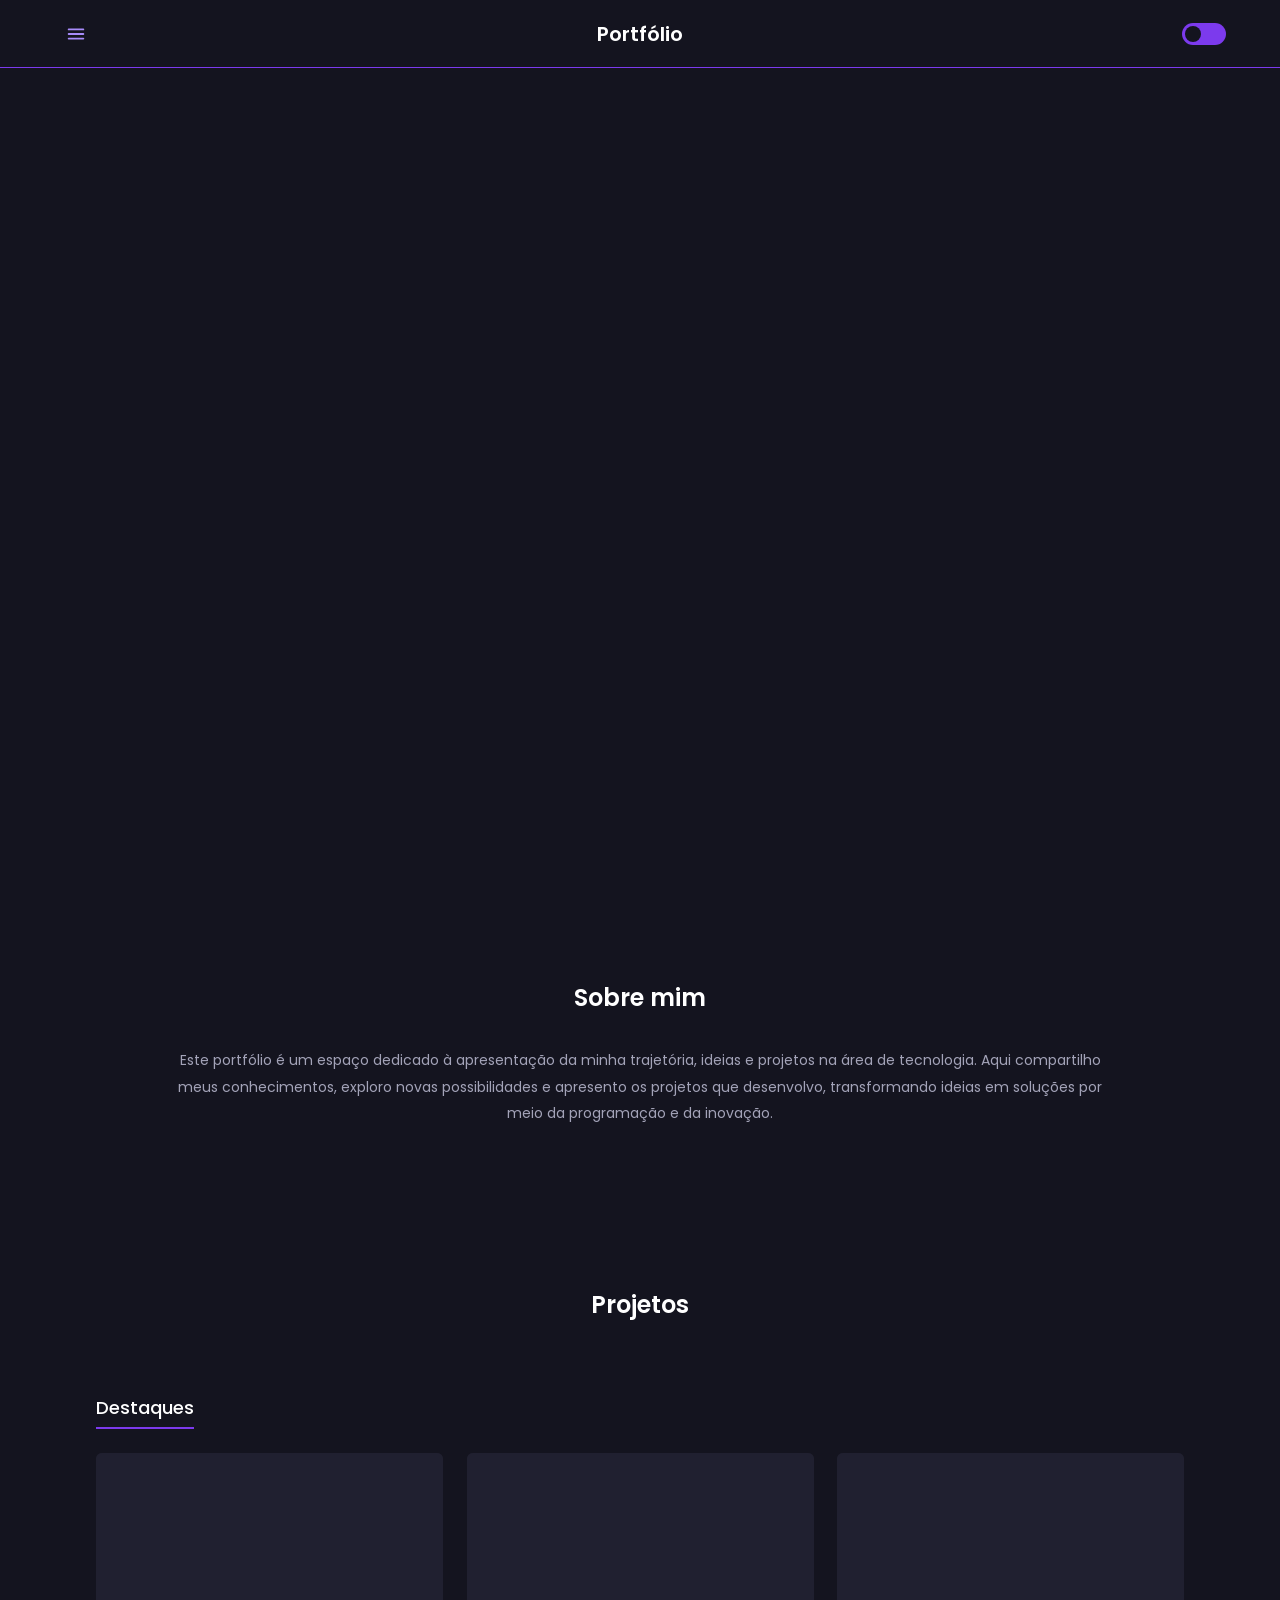
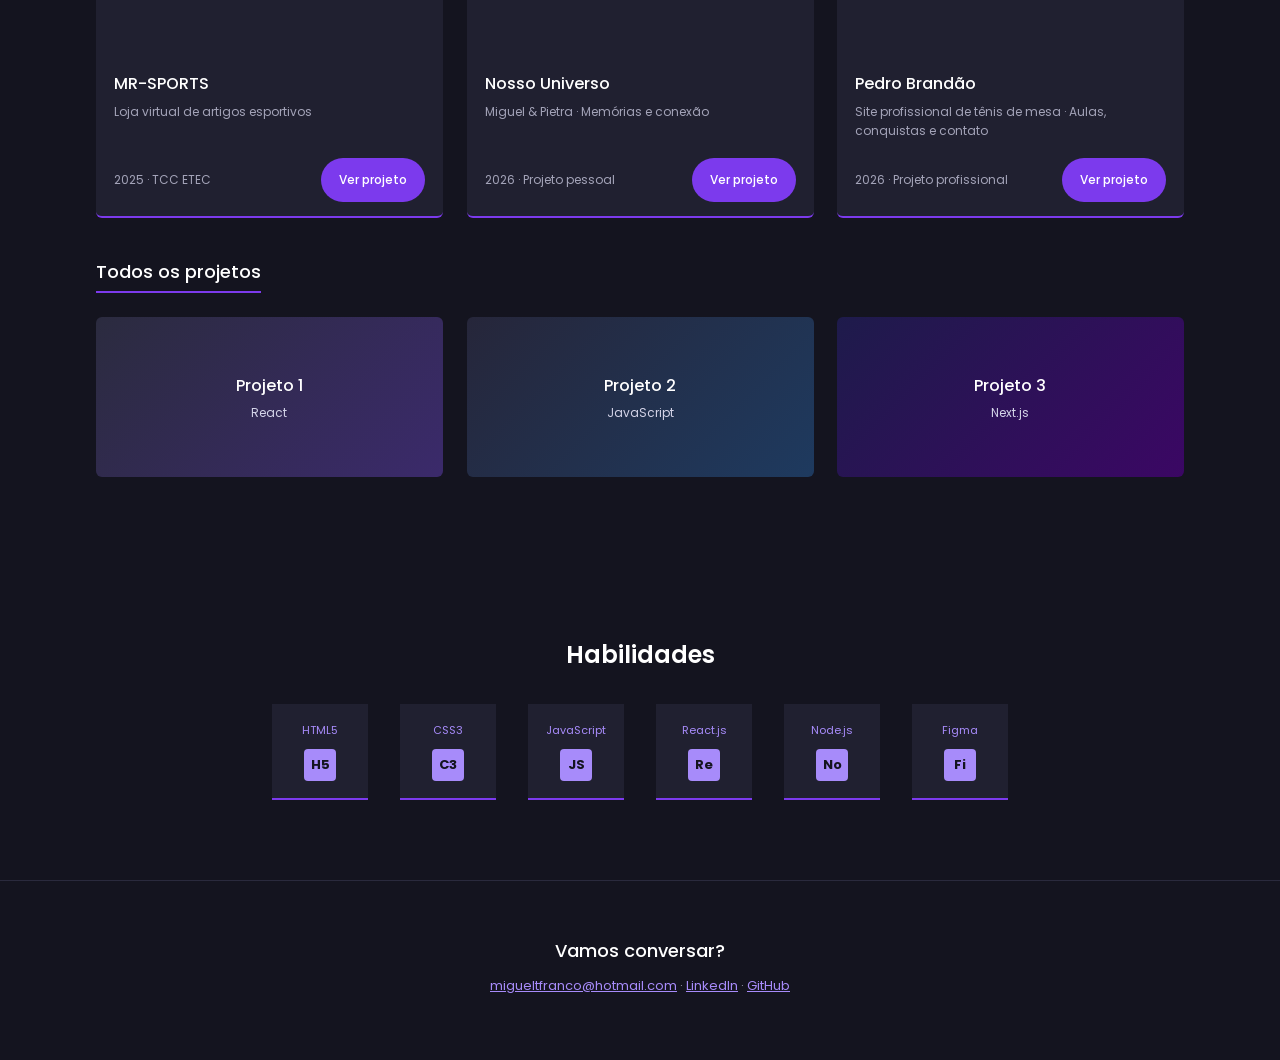
<file: index.html>
<!doctype html>
<html lang="pt-BR">
  <head>
    <meta charset="UTF-8" />
    <meta name="viewport" content="width=device-width, initial-scale=1.0" />

    <!-- ============================================================
       [1] TÍTULO DA ABA DO NAVEGADOR E DESCRIÇÃO (aparece no Google)
       ============================================================ -->
    <title>Portfólio | Miguel Teixeira</title>
    <meta
      name="description"
      content="Portfólio de Miguel Teixeira, desenvolvedor de software."
    />

    <link rel="preconnect" href="https://fonts.googleapis.com" />
    <link rel="preconnect" href="https://fonts.gstatic.com" crossorigin />
    <link
      href="https://fonts.googleapis.com/css2?family=Poppins:wght@400;500;600&display=swap"
      rel="stylesheet"
    />

    <!-- Marca o <html> com "js" ANTES de pintar a página; o CSS só esconde
       os elementos da animação se o JavaScript estiver funcionando. -->
    <script>
      document.documentElement.classList.add("js");
    </script>

    <link rel="stylesheet" href="css/style.css" />
      <meta property="og:type" content="website" />
    <meta property="og:locale" content="pt_BR" />
    <meta property="og:title" content="Miguel Teixeira | Portfólio" />
    <meta property="og:description" content="Conheça minha trajetória na tecnologia, habilidades e projetos de desenvolvimento de software." />
    <meta property="og:url" content="https://portifoliomiguel17.vercel.app/" />
    <meta property="og:image" content="https://portifoliomiguel17.vercel.app/assets/portfolio-social.jpg" />
    <meta property="og:image:width" content="1200" />
    <meta property="og:image:height" content="627" />
    <meta property="og:image:alt" content="Prévia do portfólio de Miguel Teixeira" />
    <meta name="twitter:card" content="summary_large_image" />
    <meta name="twitter:title" content="Miguel Teixeira | Portfólio" />
    <meta name="twitter:image" content="https://portifoliomiguel17.vercel.app/assets/portfolio-social.jpg" />
      <link rel="preload" as="image" href="assets/miguel-embaixadinhas.png" />
    <link rel="stylesheet" href="css/intro.css" />
    <script src="js/intro.js" defer></script>
      <script src="js/project-previews.js" defer></script>
      <link rel="stylesheet" href="css/hero-typing.css" />
    <script src="js/hero-typing.js" defer></script>
      <link rel="stylesheet" href="css/button-hover.css" />
      <link rel="stylesheet" href="css/mouse-accent.css" />
    <script src="js/mouse-accent.js" defer></script>
  </head>
  <body>
    <div class="intro-loader" id="introLoader" aria-label="Carregamento do portfólio">
<div class="intro-loader__inner"><div class="intro-loader__logo">&lt;Miguel /&gt;</div><div class="intro-loader__avatar" role="img" aria-label="Miguel fazendo embaixadinhas alternando as pernas"></div><h2>Só mais uma embaixadinha...</h2><div class="intro-loader__track" role="progressbar" aria-label="Carregando portfólio" aria-valuemin="0" aria-valuemax="100" aria-valuenow="0"><div class="intro-loader__fill"></div></div><p class="intro-loader__status">Carregando meu portfólio</p><button class="intro-loader__skip" type="button">Entrar no portfólio →</button></div></div>
    <!-- Barra roxa de progresso de rolagem (controlada pelo js/script.js) -->
    <div class="progresso" id="progresso" aria-hidden="true"></div>

    <!-- ============================================================
       CABEÇALHO
       ============================================================ -->
    <header class="cabecalho" id="cabecalho">
      <button
        class="cabecalho__btn"
        id="btnMenu"
        aria-label="Abrir menu"
        aria-expanded="false"
      >
        <svg
          width="22"
          height="22"
          viewBox="0 0 24 24"
          fill="none"
          stroke="currentColor"
          stroke-width="2"
          stroke-linecap="round"
          aria-hidden="true"
        >
          <path d="M4 7h16M4 12h16M4 17h16" />
        </svg>
      </button>

      <a class="cabecalho__titulo" href="#inicio">Portfólio</a>

      <button
        class="cabecalho__btn"
        id="btnTema"
        aria-label="Alternar tema claro e escuro"
      >
        <span class="toggle"><span class="toggle__bolinha"></span></span>
      </button>
    </header>

    <!-- Menu lateral (abre ao clicar nas 3 linhas) -->
    <nav class="menu" id="menu" aria-label="Navegação principal">
      <a href="#inicio">Início</a>
      <a href="#sobre">Sobre mim</a>
      <a href="#projetos">Projetos</a>
      <a href="#habilidades">Habilidades</a>
      <a href="#contato">Contato</a>
    </nav>
    <div class="menu__fundo" id="menuFundo"></div>

    <main>
      <!-- ============================================================
         SEÇÃO 1: APRESENTAÇÃO (HERO)
         ============================================================ -->
      <section class="hero" id="inicio">
        <div class="hero__texto">
          <p class="hero__linha" data-reveal="left">Olá, eu sou o</p>

          <!-- [2] >>> SEU NOME AQUI <<< -->
          <p class="hero__nome" data-reveal="left">Miguel Teixeira :)</p>

          <!-- [3] >>> SEU CARGO / TECNOLOGIAS AQUI <<< -->
          <p class="hero__cargo" data-reveal="left">
            Atualmente estou estudando Desenvolvimento de Software
            Multiplataforma <br />
            Estou com foco em Análise e Banco de Dados
          </p>

          <div class="hero__botoes" data-reveal="left">
            <!-- [4] Coloque seu currículo em assets/curriculo.pdf -->
            <a class="btn btn--cheio" href="/Currículo  (1).pdf" download
              >Download Currículo</a
            >
            <a class="btn btn--vazado" href="#contato">Entrar em contato</a>
          </div>
        </div>

        <!-- [5] SUA FOTO (fixa)
             O arquivo fica em Foto Portifolio.jpeg. Para trocar a foto,
             substitua esse arquivo mantendo o mesmo nome. -->
        <div class="hero__foto" data-reveal="right">
          <div class="foto">
            <img
              class="foto__img"
              src="Foto%20Portifolio.jpeg"
              alt="Foto de Miguel"
            />
          </div>
        </div>
      </section>

      <!-- ============================================================
         SEÇÃO 2: SOBRE MIM
         ============================================================ -->
      <section class="secao" id="sobre">
        <h2 class="secao__titulo" data-reveal="up">Sobre mim</h2>

        <!-- [6] >>> SEU TEXTO "SOBRE MIM" AQUI <<< -->
        <p class="sobre__texto" data-reveal="up">
          Este portfólio é um espaço dedicado à apresentação da minha
          trajetória, ideias e projetos na área de tecnologia. Aqui compartilho
          meus conhecimentos, exploro novas possibilidades e apresento os
          projetos que desenvolvo, transformando ideias em soluções por meio da
          programação e da inovação.
        </p>
      </section>

      <!-- ============================================================
         SEÇÃO 3: PROJETOS
         Para adicionar um projeto, copie um bloco <article class="card"> inteiro.
         ============================================================ -->
      <section class="secao" id="projetos">
        <h2 class="secao__titulo" data-reveal="up">Projetos</h2>

        <!-- [7] DESTAQUES -->
        <h3 class="subtitulo" data-reveal="up">Destaques</h3>
        <div class="grade" data-stagger>
          <article class="card card--destaque" data-reveal="up">
            <a class="card__preview" href="https://mr-sports-iota.vercel.app/" target="_blank" rel="noopener noreferrer" aria-label="Abrir MR-SPORTS"><iframe src="assets/previews/mr-sports.html" title="Prévia visual de MR-SPORTS" loading="lazy" sandbox="" tabindex="-1" aria-hidden="true"></iframe></a>
            <div class="card__info"><h4>MR-SPORTS</h4><p>Loja virtual de artigos esportivos</p></div>
            <div class="card__rodape">
              <span>2025 · TCC ETEC</span>
              <a class="btn btn--cheio btn--pequeno" href="https://mr-sports-iota.vercel.app/" target="_blank" rel="noopener noreferrer">Ver projeto</a>
            </div>
          </article>

          <article class="card card--destaque" data-reveal="up">
            <a class="card__preview" href="https://miguel-e-pietra.vercel.app/" target="_blank" rel="noopener noreferrer" aria-label="Abrir Nosso Universo"><iframe src="assets/previews/nosso-universo.html" title="Prévia visual de Nosso Universo" loading="lazy" sandbox="" tabindex="-1" aria-hidden="true"></iframe></a>
            <div class="card__info"><h4>Nosso Universo</h4><p>Miguel &amp; Pietra · Memórias e conexão</p></div>
            <div class="card__rodape">
              <span>2026 · Projeto pessoal</span>
              <a class="btn btn--cheio btn--pequeno" href="https://miguel-e-pietra.vercel.app/" target="_blank" rel="noopener noreferrer">Ver projeto</a>
            </div>
          </article>

          <article class="card card--destaque" data-reveal="up">
            <a class="card__preview" href="https://pbrandao06.vercel.app/" target="_blank" rel="noopener noreferrer" aria-label="Abrir site de Pedro Brandão"><iframe src="assets/previews/pedro-brandao.html" title="Prévia visual do site de Pedro Brandão" loading="lazy" sandbox="" tabindex="-1" aria-hidden="true"></iframe></a>
            <div class="card__info"><h4>Pedro Brandão</h4><p>Site profissional de tênis de mesa · Aulas, conquistas e contato</p></div>
            <div class="card__rodape">
              <span>2026 · Projeto profissional</span>
              <a class="btn btn--cheio btn--pequeno" href="https://pbrandao06.vercel.app/" target="_blank" rel="noopener noreferrer">Ver projeto</a>
            </div>
          </article>
        </div>

        <!-- [8] TODOS OS PROJETOS -->
        <h3 class="subtitulo" data-reveal="up">Todos os projetos</h3>
        <div class="grade" data-stagger>
          <article class="card" data-reveal="up">
            <div class="card__capa card__capa--4 card__capa--baixa">
              <h4>Projeto 1</h4>
              <p>React</p>
            </div>
          </article>
          <article class="card" data-reveal="up">
            <div class="card__capa card__capa--5 card__capa--baixa">
              <h4>Projeto 2</h4>
              <p>JavaScript</p>
            </div>
          </article>
          <article class="card" data-reveal="up">
            <div class="card__capa card__capa--1 card__capa--baixa">
              <h4>Projeto 3</h4>
              <p>Next.js</p>
            </div>
          </article>
        </div>
      </section>

      <!-- ============================================================
         SEÇÃO 4: HABILIDADES
         Para adicionar uma: copie uma linha <li class="skill"> inteira.
         ============================================================ -->
      <section class="secao" id="habilidades">
        <h2 class="secao__titulo" data-reveal="up">Habilidades</h2>

        <ul class="skills" data-stagger>
          <li class="skill" data-reveal="zoom"><span>HTML5</span><b>H5</b></li>
          <li class="skill" data-reveal="zoom"><span>CSS3</span><b>C3</b></li>
          <li class="skill" data-reveal="zoom">
            <span>JavaScript</span><b>JS</b>
          </li>
          <li class="skill" data-reveal="zoom">
            <span>React.js</span><b>Re</b>
          </li>
          <li class="skill" data-reveal="zoom">
            <span>Node.js</span><b>No</b>
          </li>
          <li class="skill" data-reveal="zoom"><span>Figma</span><b>Fi</b></li>
        </ul>
      </section>
    </main>

    <!-- ============================================================
       RODAPÉ / CONTATO
       ============================================================ -->

    <footer class="rodape" id="contato">
      <h2>Vamos conversar?</h2>
      <!-- [9] >>> SEUS LINKS DE CONTATO AQUI <<< -->
      <p>
        <a href="mailto:migueltfranco@hotmail.com">migueltfranco@hotmail.com</a>
        ·
        <a
          href="https://www.linkedin.com/in/miguel-franco-708988295"
          target="_blank"
          rel="noopener"
          >LinkedIn</a
        >
        ·
        <a href="https://github.com/Miguel170307" target="_blank" rel="noopener"
          >GitHub</a
        >
      </p>
    </footer>

    <script src="js/script.js"></script>
  </body>
</html>
</file>
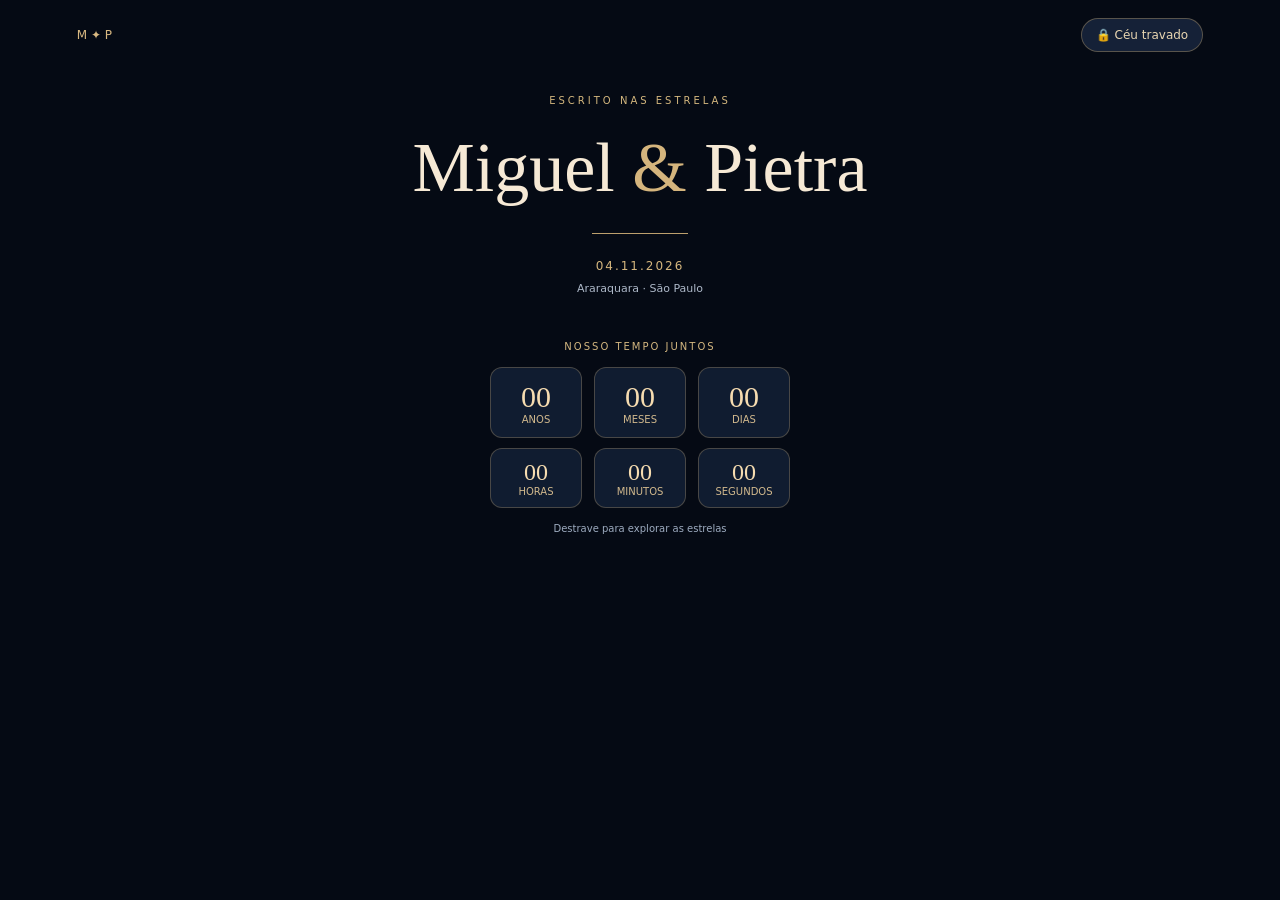
<file: assets/previews/nosso-universo.html>
<!doctype html>
<html lang="pt-BR"><head><meta charset="utf-8"><meta name="viewport" content="width=device-width,initial-scale=1"><title>Miguel & Pietra</title>
<base href="https://miguel-e-pietra.vercel.app/"><style>*{box-sizing:border-box}body{margin:0;background:#080e1b;color:#f6e9d5;font-family:Georgia,serif}button{cursor:pointer}.hero{height:560px;position:relative;overflow:hidden;background:radial-gradient(ellipse at 50% 35%,#233c5c,#0b192f 58%,#050a14)}canvas{position:absolute;inset:0;width:100%;height:100%;touch-action:pan-y}.top{position:absolute;top:18px;left:6%;right:6%;display:flex;justify-content:space-between;align-items:center;color:#d9b982;font:12px system-ui}.btn{border:1px solid #bda06c66;background:#192740cc;color:#e9d6b1;border-radius:22px;padding:9px 14px;font:12px system-ui}.center{position:absolute;top:19%;left:10px;right:10px;text-align:center;pointer-events:none}.eyebrow{font:10px system-ui;letter-spacing:3px;color:#d4b77e}h1{font-size:clamp(37px,8vw,70px);font-weight:400;margin:22px 0 12px}h1 span{color:#d5b57d}.subtitle{font-style:italic;color:#e0cdb3;font-size:14px}.line{width:96px;height:1px;background:#bda06d;margin:25px auto}.date{font:12px system-ui;letter-spacing:2px;color:#d5b67e}.place{font:11px system-ui;color:#aeb9c9;margin-top:9px}.counter{position:absolute;bottom:36px;left:12px;right:12px;text-align:center;pointer-events:none}.counter-title{font:10px system-ui;letter-spacing:2px;color:#d4b780;margin-bottom:13px}.units{display:flex;justify-content:center;gap:12px}.unit{width:92px;padding:12px 7px;border:1px solid #d2b27c4a;background:#15243bbb;border-radius:12px}.number{font-size:30px;color:#f6dcb0}.unit-label{font:10px system-ui;color:#d2b98d}.hint{font:10px system-ui;color:#9eacc0;margin-top:15px}.zoom{position:absolute;right:12px;top:50%;display:none;flex-direction:column;gap:7px}.chapters{max-width:740px;margin:auto;padding:28px 16px 34px}.chapters>.eyebrow{text-align:center}.nav{display:flex;align-items:center;justify-content:center;gap:14px;margin:20px 0}.nav h2{font-size:clamp(21px,5vw,29px);font-weight:400;min-width:185px;text-align:center;margin:0}.panel{background:#172238;border:1px solid #bda16c33;border-radius:15px;padding:16px;min-height:325px}.slide{display:none;animation:fade .4s ease}.slide.active{display:block}@keyframes fade{from{opacity:.3}to{opacity:1}}.gallery{position:relative;max-width:440px;height:245px;margin:auto;border-radius:12px;border:1px solid #d1af7655;background:radial-gradient(circle at center,#243957,#101c30);display:flex;align-items:center;justify-content:center;overflow:hidden;text-align:center}.gallery-content{transition:opacity .7s; padding:20px}.gallery-content.fade{opacity:0}.heart{font-size:38px;color:#d5b57d;margin-bottom:18px}.gallery p{font-style:italic;color:#e7d2af}.photo-nav{position:absolute;top:50%;transform:translateY(-50%);background:#07101e88;border:1px solid #d9ba8066;border-radius:50%;width:34px;height:34px;color:white}.left{left:8px}.right{right:8px}.dots{display:flex;justify-content:center;gap:8px;margin:16px 0}.dots button{border:0;border-radius:20px;width:8px;height:8px;padding:0;background:#687285}.dots button.active{width:21px;background:#dfc08b}.caption{text-align:center;font-size:13px;font-style:italic;color:#d6c5ad;margin:14px 0}.song{display:flex;align-items:center;gap:13px;text-decoration:none;color:#f5e8d5;font:13px system-ui;background:#202d43;padding:15px;border-radius:10px;margin:10px 0}.song .note{font:26px Georgia;color:#d8ba80}.song .name{flex:1}.song small{display:block;color:#aab8cb;margin-top:3px}.timeline{border-left:1px solid #c1a46f;margin:20px;padding-left:22px}.event{margin-bottom:28px}.event strong{font:12px system-ui;color:#d8ba82}.event p{font-size:16px;margin:8px 0}.letter{text-align:center;max-width:440px;margin:20px auto;font-style:italic;line-height:2;color:#e2ceb3}.foot{text-align:center;font:11px system-ui;color:#a9926d;padding:20px}.note-text{text-align:center;font:11px system-ui;color:#a9b5c8;margin-top:13px}

/* Fotos do casal: preenchimento responsivo e transição suave */
.gallery-content{width:100%;height:100%;padding:0;display:block}
.gallery-content img{display:block;width:100%;height:100%;object-fit:cover;object-position:center}
.gallery-content.fade{opacity:0}

/* Enquadramento completo: respeita fotos verticais e horizontais sem cortes */
.gallery{
  height:clamp(300px, 64vw, 430px);
  background:linear-gradient(135deg,#101a2c,#24364c 50%,#101a2c);
}
.gallery-content{
  display:flex;
  align-items:center;
  justify-content:center;
  width:100%;
  height:100%;
  padding:0;
}
.gallery-content img{
  display:block;
  width:100%;
  height:100%;
  object-fit:contain;
  object-position:center center;
}
.photo-nav{z-index:2}
@media(max-width:480px){
  .gallery{height:clamp(310px, 100vw, 420px)}
}

/* Identificação sutil do céu na data do casal */
.sky-context{font:clamp(12px,2.5vw,15px) Georgia,serif;letter-spacing:.045em;color:#e2c58c;margin:13px auto 5px;text-align:center}
.sky-disclaimer{font:10px system-ui,sans-serif;letter-spacing:.035em;color:#aab7c9;opacity:.85;margin-top:8px;text-align:center}

/* Céu profundo inspirado em planetários: contraste e brilho discretos */
.hero{background:radial-gradient(ellipse at 52% 47%,#1d3146 0%,#0b182c 53%,#03060d 100%)}
.hero::after{content:"";position:absolute;inset:0;pointer-events:none;background:linear-gradient(180deg,rgba(1,4,12,.13),transparent 32%,transparent 66%,rgba(1,4,12,.43));z-index:0}
.hero .top,.hero .center,.hero .counter,.hero .zoom{z-index:1}

/* Céu estrelado contínuo por trás de todas as seções */
html{background:#050a14}
body{background:transparent;isolation:isolate}
#sky{position:fixed;inset:0;width:100vw;height:100vh;z-index:-1;touch-action:pan-y;pointer-events:auto;background:radial-gradient(ellipse at 52% 47%,#1d3146 0%,#0b182c 53%,#03060d 100%)}
.hero{background:transparent;pointer-events:none}
.hero::after{background:linear-gradient(180deg,rgba(1,4,12,.10),transparent 40%,rgba(1,4,12,.14));z-index:-1}
.hero .top,.hero .zoom{pointer-events:auto}
.chapters,.foot{position:relative;background:linear-gradient(180deg,rgba(5,10,20,.40),rgba(5,10,20,.66))}
.chapters{border-radius:20px}

/* Correção de empilhamento: canvas visível atrás do conteúdo em desktop e celular */
body{position:relative;isolation:auto;min-height:100vh;background:transparent}
#sky{position:fixed;z-index:0;inset:0;display:block;width:100%;height:100%;pointer-events:auto}
.hero{position:relative;z-index:1;background:transparent;pointer-events:none}
.hero::after{z-index:0}
.hero .top,.hero .zoom{pointer-events:auto}
.chapters{position:relative;z-index:1;background:linear-gradient(180deg,rgba(5,10,20,.35),rgba(5,10,20,.56));border-radius:20px}
.panel{background:rgba(15,27,46,.76);backdrop-filter:blur(5px);-webkit-backdrop-filter:blur(5px)}
.foot{position:relative;z-index:1;background:rgba(5,10,20,.45)}

/* Fundo contínuo sem bordas de seção ou transições visíveis */
.hero,.chapters,.foot{background:transparent!important}
.hero::after{display:none}
.chapters{border-radius:0;box-shadow:none}
.foot{border:0;box-shadow:none}
body{background:transparent}
#sky{background:radial-gradient(ellipse at 52% 47%,#1d3146 0%,#0b182c 53%,#03060d 100%)}

/* Novas interações românticas */
.time-extra{display:flex;justify-content:center;gap:12px;margin-top:10px}.time-unit{width:92px;padding:10px 7px;border:1px solid #d2b27c4a;background:#15243bbb;border-radius:12px}.time-unit .number{font-size:24px;font-variant-numeric:tabular-nums}.number{font-variant-numeric:tabular-nums}.gallery-content img{cursor:zoom-in}.photo-lightbox[hidden]{display:none!important}.photo-lightbox{position:fixed;inset:0;z-index:100;display:flex;align-items:center;justify-content:center;gap:12px;background:rgba(2,6,15,.97);padding:65px 15px 55px}.photo-lightbox img{max-width:min(82vw,1100px);max-height:calc(100dvh - 140px);object-fit:contain;border-radius:8px}.lightbox-close{position:absolute;right:20px;top:20px;color:#eed4a8;background:#192740;border:1px solid #bda06c66;border-radius:25px;padding:9px 15px}.lightbox-arrow{flex-shrink:0;background:#192740dd;border:1px solid #bda06c66;border-radius:50%;color:#eed4a8;width:40px;height:40px;font-size:28px}.lightbox-count{position:absolute;bottom:18px;color:#d9bd8a;font:12px system-ui}.letter-heading{text-align:center;font-weight:400;margin:20px auto}.envelope{display:block;position:relative;width:154px;height:98px;margin:24px auto 15px;background:#d6b78b;border:0;border-radius:3px;box-shadow:0 12px 28px #0005;perspective:400px;transition:transform .4s}.envelope:hover{transform:translateY(-3px)}.envelope-flap{position:absolute;inset:0;background:#c8a77b;clip-path:polygon(0 0,50% 57%,100% 0);transform-origin:top;transition:transform .6s;z-index:2}.envelope-heart{position:absolute;top:31px;left:0;right:0;color:#8c3f45;font-size:26px;z-index:3}.envelope.open .envelope-flap{transform:rotateX(170deg)}.envelope-hint{text-align:center;color:#a9b5c8;font:11px system-ui}.letter-reveal{max-height:0;opacity:0;overflow:hidden;transition:max-height .7s,opacity .7s}.letter-reveal.open{max-height:280px;opacity:1}.letter-signature{text-align:center;color:#c8aa79;font:12px system-ui;margin-bottom:20px}@media(max-width:480px){.unit,.time-unit{width:83px}.counter{bottom:24px}.hero{height:620px}.photo-lightbox{gap:5px;padding-left:5px;padding-right:5px}.photo-lightbox img{max-width:calc(100vw - 105px)}.lightbox-arrow{width:39px;height:39px}}

/* Corrige sobreposição do contador de seis unidades com os dados do céu */
.hero{height:auto!important;min-height:680px;display:flex;flex-direction:column;align-items:center;padding:95px 16px 42px;overflow:hidden}
.hero .center{position:relative;top:auto;left:auto;right:auto;width:100%;max-width:760px;flex:0 0 auto}
.hero .counter{position:relative;bottom:auto;left:auto;right:auto;margin-top:46px;width:100%;flex:0 0 auto}
.hero .top{z-index:2}
.hero .zoom{z-index:2}
.hero .counter-title{margin-bottom:15px}
.hero .units,.hero .time-extra{gap:12px}
.hero .sky-disclaimer{margin-top:10px}
@media(max-width:600px){.hero{min-height:660px;padding:95px 12px 36px}.hero .counter{margin-top:42px}.hero h1{margin-top:20px}.hero .units,.hero .time-extra{gap:9px}}

/* Presente interativo para Pietra */
.gift-section{position:relative;z-index:1;max-width:740px;margin:30px auto 40px;padding:35px 20px 42px;text-align:center;color:#f5e9d8}.gift-section h2{font-size:clamp(26px,6vw,36px);font-weight:400;margin:14px 0 8px}.gift-section h2 span{color:#e1bd81}.gift-subtitle{font:12px system-ui;color:#a9b6c9;margin:0}.gift-box{position:relative;display:block;width:132px;height:116px;margin:40px auto 28px;border:0;background:transparent;cursor:pointer;filter:drop-shadow(0 13px 18px #0009);transition:transform .5s}.gift-box:hover{transform:translateY(-5px)}.gift-base{position:absolute;bottom:0;left:10px;width:112px;height:86px;background:linear-gradient(135deg,#355576,#122941);border:1px solid #bfa070;border-radius:5px}.gift-ribbon-vertical{position:absolute;bottom:0;left:56px;width:20px;height:86px;background:linear-gradient(90deg,#b48a53,#f2d8a4,#b48a53)}.gift-ribbon-horizontal{position:absolute;bottom:29px;left:10px;width:112px;height:17px;background:linear-gradient(#f2d8a4,#b58b52)}.gift-lid{position:absolute;top:15px;left:0;width:132px;height:28px;border:1px solid #e0bc80;border-radius:5px;background:linear-gradient(120deg,#3e5c7a,#182f4d);transition:transform .9s,opacity .7s;z-index:3}.gift-lid:after{content:"";position:absolute;left:56px;top:0;width:20px;height:100%;background:linear-gradient(90deg,#ae824c,#f3d7a2,#b48a52)}.gift-bow{position:absolute;top:-17px;left:45px;font-size:40px;color:#e6c58f;z-index:4;transition:transform .9s,opacity .7s}.gift-box.open .gift-lid{transform:translateY(-85px) rotate(-12deg);opacity:0}.gift-box.open .gift-bow{transform:translateY(-95px);opacity:0}.gift-box.open{transform:translateY(8px)}.gift-button{background:linear-gradient(135deg,#d6b77d,#b89459);color:#14263a;border:0;border-radius:25px;padding:12px 24px;font:600 12px system-ui;cursor:pointer}.gift-button:hover{filter:brightness(1.12)}.gift-reveal{max-height:0;opacity:0;overflow:hidden;transform:translateY(18px);transition:max-height 1s,opacity 1s,transform 1s;max-width:450px;margin:auto}.gift-reveal.show{max-height:350px;opacity:1;transform:translateY(0)}.gift-divider{height:1px;background:#d1ae7540;margin:26px auto 22px;max-width:170px}.gift-chat{background:rgba(8,19,35,.88);border:1px solid #d1ac704f;border-radius:17px;padding:21px 16px;text-align:left;box-shadow:0 12px 40px #0005}.gift-chat-header{display:flex;align-items:center;gap:11px;font-family:system-ui;margin-bottom:20px}.gift-avatar{width:42px;height:42px;border-radius:50%;object-fit:cover;border:2px solid #d6b77d}.gift-chat-header strong{font-size:16px;font-weight:500;color:#f0d9b5}.gift-chat-header time{font-size:11px;color:#aab7c9;margin-left:auto}.gift-bubble{display:inline-block;max-width:100%;border-radius:18px 18px 18px 5px;background:linear-gradient(120deg,#283f59,#1b3049);padding:15px 18px;border:1px solid #c2a16b55;color:#f3eadc;font:clamp(16px,4.8vw,23px) system-ui;line-height:1.35}.gift-bubble small{font:13px system-ui;color:#bca17d;white-space:nowrap}.gift-date{font:11px system-ui;letter-spacing:2px;color:#c5a675;margin:22px 0 6px}.gift-heart{font:italic 16px Georgia;color:#e9d7b8;margin:5px 0 0}@media(prefers-reduced-motion:reduce){.gift-box,.gift-lid,.gift-bow,.gift-reveal{transition:none}}

/* Entrada e humores — Miguel & Pietra */
.mp-gate{position:fixed;inset:0;z-index:9999;background:radial-gradient(ellipse at 50% 40%,#1c3051,#080f24 68%);display:grid;place-items:center;padding:20px;overflow-y:auto}.mp-gate[hidden]{display:none!important}.mp-gate-inner{text-align:center;width:min(100%,460px);padding:42px 24px;border:1px solid #665434;border-radius:20px;background:#0b1730e8;box-shadow:0 30px 90px #0007}.mp-gate-inner h2{font:normal clamp(36px,9vw,55px) Georgia,serif;margin:22px 0 10px}.mp-gate-inner h2 span{color:#d9b878}.mp-gate-inner h3{font:normal 27px Georgia,serif;margin:18px 0}.mp-gate-inner p{color:#c4c9d5;font:14px/1.7 system-ui}.mp-gate-inner .mp-gold{color:#d9b878;letter-spacing:2px}.mp-heart{font-size:55px;color:#d9b878;margin:20px}.mp-primary{display:block;width:min(100%,320px);margin:22px auto 0;border:0;border-radius:30px;background:linear-gradient(120deg,#e5c58e,#b9955d);color:#13233a;padding:13px 18px;font:600 13px system-ui;cursor:pointer}.mp-primary:disabled{opacity:.6;cursor:wait}.mp-people{display:flex;justify-content:center;gap:14px;margin-top:22px}.mp-person{display:flex;flex-direction:column;align-items:center;gap:13px;min-width:125px;padding:22px 18px;background:#15233c;color:#f6e9d5;border:1px solid #80683e;border-radius:15px;font:16px Georgia;cursor:pointer}.mp-person span{display:grid;place-items:center;width:65px;height:65px;border-radius:50%;background:#2b2b42;color:#e8c989;font:29px Georgia}.mp-person:hover,.mp-person:focus-visible{border-color:#f1d9aa}.mp-text-button{background:transparent;border:0;color:#d9b878;font:12px system-ui;cursor:pointer;padding:13px}.mp-gate-inner #mpChoose[hidden]{display:none}.mp-gate-inner #mpGateStatus{color:#efb6a5;min-height:1.3em;font-size:12px}
.mp-mood-section{position:relative;z-index:1;max-width:760px;margin:30px auto 60px;padding:35px 20px;text-align:center;color:#f5e9d8}.mp-mood-section h2{font:normal clamp(27px,6vw,38px) Georgia,serif;margin:16px 0}.mp-mood-section>p{color:#b5bed0;font:13px system-ui}.mp-moods{display:grid;grid-template-columns:repeat(4,minmax(0,1fr));gap:10px;margin:25px auto}.mp-mood{display:flex;flex-direction:column;align-items:center;justify-content:center;gap:7px;min-height:87px;background:#14233b;color:#eee0cc;border:1px solid #39465b;border-radius:12px;font:11px system-ui;cursor:pointer}.mp-mood span{font-size:28px}.mp-mood[aria-pressed=true]{border-color:#e8c989;background:#332b40;box-shadow:0 0 0 1px #d9b87855}.mp-mood-section label{display:block;margin:12px 0;text-align:left;font:13px system-ui;color:#d9b878}.mp-mood-section textarea{display:block;width:100%;resize:vertical;min-height:85px;padding:14px;background:#111d33;border:1px solid #665434;border-radius:12px;color:#f6e9d5;font:14px system-ui}.mp-mood-section .mp-primary{margin:18px auto}.mp-cards{display:grid;grid-template-columns:1fr 1fr;gap:14px;margin-top:23px;text-align:center}.mp-cards article{border:1px solid #665434;background:#14213a;border-radius:14px;padding:22px 14px;min-width:0}.mp-cards .mp-big{font-size:43px;margin:13px}.mp-cards p{font:13px/1.5 system-ui;color:#d1d1d9;overflow-wrap:anywhere}.mp-mood-section #mpStatus{min-height:1.4em;font:12px system-ui;color:#d9b878}@media(max-width:450px){.mp-moods{grid-template-columns:repeat(3,minmax(0,1fr))}.mp-people{gap:9px}.mp-person{min-width:115px}.mp-cards{gap:8px}.mp-cards article{padding:16px 9px}}

.mp-gate [hidden]{display:none!important}

/* Presença discreta dentro do céu original */
.hero .mp-online-indicator{position:absolute;z-index:3;top:10px;left:50%;transform:translateX(-50%);max-width:90%;white-space:nowrap;border:1px solid #e1c18b66;border-radius:24px;background:#0b1a30c9;backdrop-filter:blur(10px);padding:8px 14px;color:#e9d4ac;font:11px system-ui;letter-spacing:.4px;box-shadow:0 0 18px #e6bf7930;pointer-events:none;text-align:center}
.hero.mp-together:after{content:"";position:absolute;inset:0;pointer-events:none;z-index:1;background:radial-gradient(ellipse at 50% 35%,#d7b77717,transparent 65%);animation:mpSkyPulse 4s ease-in-out infinite}
.hero .mp-shooting-star{position:absolute;z-index:5;pointer-events:none;left:-25%;top:24%;width:160px;height:3px;transform:rotate(-19deg);transform-origin:right center;background:linear-gradient(90deg,transparent,#d8ad63 42%,#fff7df);filter:drop-shadow(0 0 7px #ffe6b3);border-radius:100%;animation:mpStarFly 2.4s ease-in forwards}
.hero .mp-shooting-star:after{content:"";position:absolute;right:0;top:-5px;width:13px;height:13px;border-radius:50%;background:#fff7de;box-shadow:0 0 12px 5px #eac784b8,0 0 30px 10px #eac78455}
.hero .mp-arrival-notice{position:absolute;z-index:6;top:35%;left:50%;width:max-content;max-width:88%;transform:translate(-50%,12px);padding:13px 19px;border:1px solid #e1bd8066;border-radius:30px;background:#0a1833e8;color:#ffe5b7;font:clamp(12px,3vw,15px) system-ui;text-align:center;box-shadow:0 0 35px #d6ad6644;pointer-events:none;opacity:0;animation:mpNotice 4.8s ease .65s forwards}
@keyframes mpStarFly{0%{left:-30%;top:14%;opacity:0}12%{opacity:1}85%{opacity:1}100%{left:115%;top:56%;opacity:0}}
@keyframes mpNotice{0%{opacity:0;transform:translate(-50%,12px)}18%,72%{opacity:1;transform:translate(-50%,0)}100%{opacity:0;transform:translate(-50%,-8px)}}
@keyframes mpSkyPulse{0%,100%{opacity:.35}50%{opacity:1}}
@media(max-width:600px){.hero .mp-online-indicator{top:12px;font-size:10px}.hero .mp-arrival-notice{top:38%}}
@media(prefers-reduced-motion:reduce){.hero .mp-shooting-star{animation:none;display:none}.hero .mp-arrival-notice{animation:none;opacity:1}.hero.mp-together:after{animation:none}}

/* Transições cinematográficas da entrada */
.mp-gate{transition:opacity .7s ease,visibility .7s ease}
.mp-gate.mp-gate-exiting{opacity:0;visibility:hidden;pointer-events:none}
.mp-gate-inner{position:relative;overflow:hidden;min-height:370px;display:grid;place-items:center}
.mp-gate-panel{grid-area:1/1;position:relative;width:100%;opacity:0;visibility:hidden;transform:translateY(19px) scale(.975);transition:opacity .65s ease,transform .75s cubic-bezier(.2,.7,.2,1),visibility .65s;pointer-events:none}
.mp-gate-panel.mp-panel-active{opacity:1;visibility:visible;transform:translateY(0) scale(1);pointer-events:auto}
.mp-gate .mp-gate-panel[hidden]{display:block!important;visibility:hidden;pointer-events:none}
.mp-gate-inner #mpGateStatus{position:absolute;bottom:8px;left:12px;right:12px;pointer-events:none}
.mp-primary,.mp-person{transition:transform .28s ease,box-shadow .28s ease,filter .28s ease,border-color .28s ease,background .28s ease}
.mp-primary:hover:not(:disabled){transform:translateY(-4px) scale(1.025);box-shadow:0 8px 34px #e7c68d66;filter:brightness(1.08)}
.mp-primary:active:not(:disabled){transform:scale(.98)}
.mp-person:hover:not(:disabled),.mp-person:focus-visible{transform:translateY(-7px) scale(1.035);background:#20334d;box-shadow:0 12px 36px #e6bb7d33}
.mp-heart{animation:mpHeartPulse 3s ease-in-out infinite}
.mp-opening-spinner{width:46px;height:46px;border-radius:50%;border:2px solid #b18c5d55;border-top-color:#f2d19b;animation:mpOpeningSpin 1s linear infinite;margin:27px auto}
.mp-gate-flash{position:absolute;inset:0;pointer-events:none;z-index:2;opacity:0;background:radial-gradient(circle,#ffedc49c 0%,#c8a87522 35%,transparent 70%)}
.mp-gate-flash.mp-flash-active{animation:mpGateFlash 1.3s ease-out forwards}
@keyframes mpHeartPulse{0%,100%{transform:scale(1)}50%{transform:scale(1.12)}}
@keyframes mpOpeningSpin{to{transform:rotate(360deg)}}
@keyframes mpGateFlash{0%{opacity:0}35%{opacity:1}100%{opacity:0}}
@media(prefers-reduced-motion:reduce){.mp-gate,.mp-gate-panel,.mp-primary,.mp-person{transition-duration:.1s}.mp-heart,.mp-opening-spinner,.mp-gate-flash.mp-flash-active{animation:none}}
 #mpGate{display:none!important}body{overflow:hidden!important}</style></head><body><section class="hero"><div class="top"><span>M ✦ P</span><button class="btn" id="lock">🔒 Céu travado</button></div><div class="center"><div class="eyebrow">ESCRITO NAS ESTRELAS</div><h1>Miguel <span>&</span> Pietra</h1><div class="line"></div><div class="date">04.11.2026</div><div class="place">Araraquara · São Paulo</div></div><div class="counter"><div class="counter-title">NOSSO TEMPO JUNTOS</div><div class="units"><div class="unit"><div class="number" id="years">00</div><div class="unit-label">ANOS</div></div><div class="unit"><div class="number" id="months">00</div><div class="unit-label">MESES</div></div><div class="unit"><div class="number" id="days">00</div><div class="unit-label">DIAS</div></div></div><div class="time-extra"><div class="time-unit"><div class="number" id="hours">00</div><div class="unit-label">HORAS</div></div><div class="time-unit"><div class="number" id="minutes">00</div><div class="unit-label">MINUTOS</div></div><div class="time-unit"><div class="number" id="seconds">00</div><div class="unit-label">SEGUNDOS</div></div></div><div class="hint" id="hint">Destrave para explorar as estrelas</div></div><div class="zoom" id="zoom"><button class="btn" id="plus">+</button><button class="btn" id="minus">−</button><button class="btn" id="reset">⌖</button></div></section></body></html>
</file>
<file: css/style.css>
/* ==================================================================
   ÍNDICE
   1. Cores e variáveis (mude as cores do site AQUI)
   2. Base
   3. Barra de progresso e cabeçalho
   4. Menu lateral
   5. Botões
   6. Hero (apresentação + foto)
   7. Seções, Sobre, Projetos, Habilidades, Rodapé
   8. ANIMAÇÕES DE ROLAGEM (efeito ao descer a página)
   9. Responsivo (celular/tablet)
   ================================================================== */


/* ------------------------------------------------------------------
   1. CORES E VARIÁVEIS
   ------------------------------------------------------------------ */
:root {
  --cor-destaque: #7c3aed;        /* roxo principal */
  --cor-destaque-claro: #a78bfa;  /* roxo claro (textos, ícones) */
  --fundo: #14141f;               /* fundo da página */
  --fundo-card: #202030;          /* fundo dos cards */
  --texto: #ffffff;               /* texto principal */
  --texto-suave: #a3a3b8;         /* textos secundários */
  --borda: #2a2a3d;

  /* velocidade das animações de rolagem */
  --anim-duracao: 0.8s;
}

/* Tema claro (ativado pelo botão do cabeçalho) */
[data-tema="claro"] {
  --cor-destaque-claro: #6d28d9;
  --fundo: #f6f5fb;
  --fundo-card: #ffffff;
  --texto: #1b1b2b;
  --texto-suave: #55556b;
  --borda: #dcd9ec;
}


/* ------------------------------------------------------------------
   2. BASE
   ------------------------------------------------------------------ */
* { box-sizing: border-box; }

html { scroll-behavior: smooth; scroll-padding-top: 80px; }

body {
  margin: 0;
  font-family: 'Poppins', system-ui, sans-serif;
  background: var(--fundo);
  color: var(--texto);
  transition: background 0.3s, color 0.3s;
}

a { color: var(--cor-destaque-claro); }
img { max-width: 100%; }


/* ------------------------------------------------------------------
   3. BARRA DE PROGRESSO E CABEÇALHO
   ------------------------------------------------------------------ */
.progresso {
  position: fixed;
  top: 0; left: 0;
  height: 3px;
  width: 100%;
  background: var(--cor-destaque);
  transform: scaleX(0);
  transform-origin: left;
  z-index: 200;
}

.cabecalho {
  position: sticky;
  top: 0;
  z-index: 100;
  display: flex;
  align-items: center;
  justify-content: space-between;
  height: 68px;
  padding: 0 48px;
  background: var(--fundo);
  border-bottom: 1px solid var(--cor-destaque);
  transition: background 0.3s, box-shadow 0.3s;
}
/* a classe "rolou" é adicionada pelo JS quando você desce a página */
.cabecalho.rolou {
  background: color-mix(in srgb, var(--fundo) 85%, transparent);
  backdrop-filter: blur(10px);
  box-shadow: 0 6px 24px rgba(0, 0, 0, 0.25);
}

.cabecalho__titulo {
  color: var(--texto);
  font-size: 20px;
  font-weight: 600;
  text-decoration: none;
}

.cabecalho__btn {
  width: 56px; height: 44px;
  display: flex; align-items: center; justify-content: center;
  background: transparent;
  border: 0;
  color: var(--cor-destaque-claro);
  cursor: pointer;
}

.toggle {
  width: 52px; height: 22px;
  display: flex; align-items: center;
  padding: 0 3px;
  border-radius: 11px;
  background: var(--cor-destaque);
}
.toggle__bolinha {
  width: 16px; height: 16px;
  border-radius: 50%;
  background: var(--fundo);
  transition: transform 0.3s;
}
[data-tema="claro"] .toggle__bolinha { transform: translateX(28px); }


/* ------------------------------------------------------------------
   4. MENU LATERAL
   ------------------------------------------------------------------ */
.menu {
  position: fixed;
  top: 69px; left: 0; bottom: 0;
  width: 260px;
  padding: 24px;
  display: flex;
  flex-direction: column;
  gap: 4px;
  background: var(--fundo-card);
  border-right: 1px solid var(--cor-destaque);
  transform: translateX(-100%);
  transition: transform 0.35s ease;
  z-index: 150;
}
.menu.aberto { transform: translateX(0); }

.menu a {
  display: flex; align-items: center;
  min-height: 44px;
  padding: 0 12px;
  border-radius: 8px;
  color: var(--texto);
  text-decoration: none;
}
.menu a:hover { background: color-mix(in srgb, var(--cor-destaque) 25%, transparent); }

.menu__fundo {
  position: fixed; inset: 69px 0 0 0;
  background: rgba(0, 0, 0, 0.5);
  opacity: 0;
  pointer-events: none;
  transition: opacity 0.3s;
  z-index: 140;
}
.menu__fundo.aberto { opacity: 1; pointer-events: auto; }


/* ------------------------------------------------------------------
   5. BOTÕES
   ------------------------------------------------------------------ */
.btn {
  display: inline-flex; align-items: center; justify-content: center;
  height: 44px;
  padding: 0 26px;
  border-radius: 22px;
  font-size: 13px;
  font-weight: 500;
  text-decoration: none;
  color: #fff;
  transition: transform 0.2s, box-shadow 0.2s, background 0.2s;
}
.btn:hover { transform: translateY(-2px); box-shadow: 0 8px 20px rgba(124, 58, 237, 0.35); }

.btn--cheio  { background: var(--cor-destaque); }
.btn--vazado { border: 1px solid var(--cor-destaque); color: var(--texto); }
.btn--pequeno { padding: 0 18px; font-size: 12px; }


/* ------------------------------------------------------------------
   6. HERO (APRESENTAÇÃO + FOTO)
   ------------------------------------------------------------------ */
.hero {
  display: flex;
  flex-wrap: wrap;
  align-items: center;
  justify-content: space-between;
  gap: 48px;
  min-height: calc(100vh - 68px);
  padding: 64px 120px;
}

.hero__texto { flex: 1 1 420px; min-width: 0; }
.hero__linha { margin: 0; font-size: 36px; font-weight: 500; line-height: 1.2; }
.hero__nome  { margin: 8px 0 0; font-size: 36px; font-weight: 500; line-height: 1.2; color: var(--cor-destaque-claro); }
.hero__cargo { margin: 12px 0 0; font-size: 16px; color: var(--texto-suave); }
.hero__botoes { display: flex; flex-wrap: wrap; gap: 20px; margin-top: 28px; }

/* --- Foto circular com upload --- */
.hero__foto { flex: 0 0 auto; }

.foto {
  position: relative;
  display: flex; align-items: center; justify-content: center;
  width: 320px; height: 320px;
  border-radius: 50%;
  border: 10px solid var(--cor-destaque);
  background: linear-gradient(160deg, #3b2a6b, #5b1a7a);
  overflow: hidden;
  cursor: pointer;
  transition: transform 0.3s, box-shadow 0.3s;
}
.foto:hover { transform: scale(1.03); box-shadow: 0 0 40px rgba(124, 58, 237, 0.45); }

.foto__img { width: 100%; height: 100%; object-fit: cover; object-position: 50% 30%; display: block; }
.foto__img[hidden], .foto__vazio[hidden] { display: none; }

.foto__vazio {
  display: flex; flex-direction: column; align-items: center; gap: 8px;
  padding: 0 40px;
  text-align: center;
  font-size: 14px;
  color: #d4d4e8;
}
.foto__vazio small { font-size: 12px; opacity: 0.75; }

/* faixa "Trocar foto" que aparece ao passar o mouse (só quando já há foto) */
.foto__trocar {
  position: absolute; left: 0; right: 0; bottom: 0;
  padding: 12px 0 18px;
  text-align: center;
  font-size: 12px;
  color: #fff;
  background: linear-gradient(transparent, rgba(0, 0, 0, 0.7));
  opacity: 0;
  transition: opacity 0.25s;
}
.foto.tem-foto:hover .foto__trocar { opacity: 1; }


/* ------------------------------------------------------------------
   7. SEÇÕES, SOBRE, PROJETOS, HABILIDADES, RODAPÉ
   ------------------------------------------------------------------ */
.secao { padding: 80px 96px; }

.secao__titulo {
  margin: 0 0 32px;
  text-align: center;
  font-size: 24px;
  font-weight: 600;
}

.sobre__texto {
  max-width: 960px;
  margin: 0 auto;
  text-align: center;
  font-size: 14px;
  line-height: 1.9;
  color: var(--texto-suave);
}

/* --- Projetos --- */
.subtitulo {
  display: inline-block;
  margin: 40px 0 24px;
  padding-bottom: 6px;
  font-size: 18px;
  font-weight: 500;
  border-bottom: 2px solid var(--cor-destaque);
}

.grade {
  display: grid;
  grid-template-columns: repeat(3, minmax(0, 1fr));
  gap: 24px;
}

.card {
  overflow: hidden;
  border-radius: 6px;
  background: var(--fundo-card);
  transition: transform 0.3s, box-shadow 0.3s;
}
.card:hover { transform: translateY(-6px); box-shadow: 0 14px 32px rgba(0, 0, 0, 0.3); }
.card--destaque { border-bottom: 2px solid var(--cor-destaque); }

.card__capa {
  height: 200px;
  display: flex; flex-direction: column; align-items: center; justify-content: center;
  gap: 6px;
  color: #fff;
}
.card__capa--baixa { height: 160px; }
.card__capa h4 { margin: 0; font-size: 16px; font-weight: 500; }
.card__capa p  { margin: 0; font-size: 12px; color: #d4d4e8; }

/* cores de fundo das capas de exemplo (troque por imagens quando quiser) */
.card__capa--1 { background: linear-gradient(135deg, #1e1b4b, #3b0764); }
.card__capa--2 { background: linear-gradient(135deg, #0f2a3d, #312e81); }
.card__capa--3 { background: linear-gradient(135deg, #1f2937, #4c1d95); }
.card__capa--4 { background: linear-gradient(135deg, #2b2b3f, #3b2a6b); }
.card__capa--5 { background: linear-gradient(135deg, #26263a, #1e3a5f); }
.card__capa--6 { background: linear-gradient(135deg, #2a2236, #5b1a7a); }

.card__rodape {
  display: flex; align-items: center; justify-content: space-between;
  gap: 12px;
  padding: 14px 18px;
  font-size: 12px;
  color: var(--texto-suave);
}

/* --- Habilidades --- */
.skills {
  list-style: none;
  margin: 0; padding: 0;
  display: flex; flex-wrap: wrap;
  justify-content: center;
  gap: 32px;
}
.skill {
  width: 96px; height: 96px;
  display: flex; flex-direction: column; align-items: center; justify-content: center;
  gap: 10px;
  background: var(--fundo-card);
  border-bottom: 2px solid var(--cor-destaque);
  transition: transform 0.25s, box-shadow 0.25s;
}
.skill:hover { transform: translateY(-6px); box-shadow: 0 10px 24px rgba(124, 58, 237, 0.3); }
.skill span { font-size: 11px; color: var(--cor-destaque-claro); }
.skill b {
  width: 32px; height: 32px;
  display: flex; align-items: center; justify-content: center;
  border-radius: 4px;
  background: var(--cor-destaque-claro);
  color: var(--fundo);
  font-size: 13px;
}

/* --- Rodapé --- */
.rodape {
  padding: 56px 48px 64px;
  text-align: center;
  border-top: 1px solid var(--borda);
}
.rodape h2 { margin: 0 0 12px; font-size: 18px; font-weight: 500; }
.rodape p  { margin: 0; font-size: 13px; color: var(--texto-suave); }


/* ------------------------------------------------------------------
   8. ANIMAÇÕES DE ROLAGEM
   Os elementos com data-reveal="..." começam escondidos e deslocados.
   Quando entram na tela, o JS adiciona a classe ".visivel" e eles
   deslizam para o lugar. Tipos: up | left | right | zoom
   Para deixar mais rápido/lento, mude --anim-duracao lá em cima.
   Se o JS falhar, nada fica escondido (o .js só existe com JS ativo).
   ------------------------------------------------------------------ */
.js [data-reveal] {
  opacity: 0;
  transition:
    opacity var(--anim-duracao) ease,
    transform var(--anim-duracao) cubic-bezier(0.2, 0.7, 0.2, 1);
  will-change: opacity, transform;
}
.js [data-reveal="up"]    { transform: translateY(48px); }
.js [data-reveal="left"]  { transform: translateX(-60px); }
.js [data-reveal="right"] { transform: translateX(60px); }
.js [data-reveal="zoom"]  { transform: scale(0.7); }

.js [data-reveal].visivel {
  opacity: 1;
  transform: none;
}

/* Quem prefere menos movimento (configuração do sistema) não vê a animação */
@media (prefers-reduced-motion: reduce) {
  html { scroll-behavior: auto; }
  .js [data-reveal] { opacity: 1; transform: none; transition: none; }
}


/* ------------------------------------------------------------------
   9. RESPONSIVO
   ------------------------------------------------------------------ */
@media (max-width: 1024px) {
  .hero, .secao { padding-left: 48px; padding-right: 48px; }
  .grade { grid-template-columns: repeat(2, minmax(0, 1fr)); }
}

@media (max-width: 640px) {
  .cabecalho { padding: 0 12px; }
  .hero { padding: 40px 20px; justify-content: center; text-align: center; }
  .hero__botoes { justify-content: center; }
  .hero__foto { order: -1; }
  .foto { width: 240px; height: 240px; }
  .hero__linha, .hero__nome { font-size: 28px; }
  .secao { padding: 56px 20px; }
  .grade { grid-template-columns: 1fr; }
  .skills { gap: 16px; }
}

/* Projeto MR-SPORTS: mantém o tamanho original dos destaques. */
#projetos .grade { align-items: stretch; }
.projeto__botao { border: 0; cursor: pointer; font-family: inherit; }
.projeto__detalhes { padding: 0 18px 20px; color: var(--texto-suave); font-size: 13px; line-height: 1.8; }
.projeto__detalhes[hidden] { display: none; }
.projeto__detalhes p { margin: 0; }
.projeto__tecnologias { display: flex; flex-wrap: wrap; gap: 6px; padding: 14px 0; }
.projeto__tecnologias span { padding: 4px 7px; border-radius: 4px; font-size: 11px; color: var(--cor-destaque-claro); background: color-mix(in srgb, var(--cor-destaque) 18%, var(--fundo-card)); }

/* Prévias visuais dos projetos: documentos estáticos, sem login ou scripts. */
.card__preview{display:block;position:relative;height:200px;overflow:hidden;background:var(--fundo-card);isolation:isolate}
.card__preview iframe{display:block;position:absolute;left:0;top:0;width:1200px;height:760px;border:0;transform:scale(.3);transform-origin:top left;pointer-events:none;user-select:none}
.card__preview::after{content:"Abrir projeto ↗";position:absolute;right:12px;bottom:12px;padding:7px 12px;border-radius:18px;background:#14141fe8;color:#fff;font-size:12px;opacity:0;transform:translateY(4px);transition:opacity .2s,transform .2s}
.card__preview:hover::after,.card__preview:focus-visible::after{opacity:1;transform:none}
.card__preview:focus-visible{outline:3px solid var(--cor-destaque-claro);outline-offset:-3px}
.card__info{padding:18px 18px 4px}
.card__info h4{font-size:16px;font-weight:500;color:var(--texto);margin:0 0 6px}
.card__info p{color:var(--texto-suave);font-size:12px;margin:0;line-height:1.6}
@media(hover:none){.card__preview::after{opacity:1;transform:none}}
@media(prefers-reduced-motion:reduce){.card__preview::after{transition:none}}

/* Alturas iguais por linha, com os botões alinhados na base. */
#projetos .card--destaque { display: flex; flex-direction: column; min-height: 344px; }
#projetos .card--destaque > .card__preview,
#projetos .card--destaque > .card__capa { flex: 0 0 200px; }
#projetos .card--destaque > .card__info { min-height: 72px; }
#projetos .card--destaque > .card__rodape { margin-top: auto; min-height: 72px; flex-wrap: wrap; }

/* Zoom discreto sem alterar as dimensões da grade. */
#projetos .card { position: relative; transform-origin: center; transition: transform .28s cubic-bezier(.2,.7,.3,1), box-shadow .28s ease; }
@media (hover: hover) and (pointer: fine) and (prefers-reduced-motion: no-preference) {
  #projetos .card:hover, #projetos .card:focus-within { transform: translateY(-4px) scale(1.025); z-index: 2; box-shadow: 0 14px 30px rgba(0,0,0,.24); }
}
@media (prefers-reduced-motion: reduce) {
  #projetos .card { transition: none; }
  #projetos .card:hover, #projetos .card:focus-within { transform: none; }
}
</file>
<file: css/intro.css>
.intro-loader{display:none}.js .intro-loader{position:fixed;inset:0;z-index:1000;display:grid;place-items:center;text-align:center;background:radial-gradient(ellipse at 50% 45%,#18203e,#0c0c17 65%);color:#fff;padding:24px;transition:opacity .45s,visibility .45s;animation:intro-failsafe 0s 9s forwards}.intro-loader[hidden]{display:none!important}.intro-loader.is-leaving{opacity:0;visibility:hidden;pointer-events:none}.intro-loader__inner{width:min(100%,440px)}.intro-loader__logo{font-family:monospace;color:#a78bfa;margin-bottom:18px}.intro-loader__avatar{width:230px;height:306px;max-width:100%;margin:0 auto;background-image:url('../assets/miguel-embaixadinhas.png');background-size:400% 100%;background-repeat:no-repeat;image-rendering:pixelated;animation:intro-juggle 1.2s steps(1,end) infinite}.intro-loader h2{font-size:clamp(18px,4vw,22px);font-weight:500;margin:16px 0 24px}.intro-loader__track{height:4px;background:#292936;border-radius:4px;overflow:hidden}.intro-loader__fill{height:100%;width:0;background:linear-gradient(90deg,#7c3aed,#42b8ff);transition:width .15s linear}.intro-loader__status{font-size:13px;color:#a3a3b8;margin:15px 0}.intro-loader__skip{font:inherit;font-size:12px;color:#fff;background:transparent;border:1px solid #5c527c;border-radius:22px;padding:12px 20px;cursor:pointer}.intro-loader__skip:focus-visible{outline:2px solid #a78bfa;outline-offset:4px}@keyframes intro-juggle{0%,100%{background-position:0% 0}25%{background-position:33.333333% 0}50%{background-position:66.666667% 0}75%{background-position:100% 0}}@keyframes intro-failsafe{to{opacity:0;visibility:hidden;pointer-events:none}}@media(prefers-reduced-motion:reduce){.intro-loader__avatar{animation:none}.intro-loader,.intro-loader__fill{transition:none}}
</file>
<file: css/hero-typing.css>
.hero.type-ready .hero__linha,.hero.type-ready .hero__nome,.hero.type-ready .hero__cargo,.hero.type-ready .hero__botoes,.hero.type-ready .hero__foto{opacity:0}
.hero.type-running .hero__linha{animation:hero-soft .55s ease both}
.hero.type-running .hero__nome{opacity:1}
.hero.type-running .hero__nome .hero-character{opacity:0;animation:hero-letter .01s step-end var(--letter-delay) both}
.hero.type-running .hero__cargo{animation:hero-soft .65s ease 1s both}
.hero.type-running .hero__botoes{animation:hero-soft .65s ease 1.15s both}
.hero.type-running .hero__foto{animation:hero-photo .8s ease .15s both}
@keyframes hero-soft{from{opacity:0;transform:translateY(18px)}to{opacity:1;transform:none}}
@keyframes hero-photo{from{opacity:0;transform:scale(.96)}to{opacity:1;transform:scale(1)}}
@keyframes hero-letter{from{opacity:0}to{opacity:1}}
@media(prefers-reduced-motion:reduce){.hero.type-ready .hero__linha,.hero.type-ready .hero__nome,.hero.type-ready .hero__cargo,.hero.type-ready .hero__botoes,.hero.type-ready .hero__foto,.hero .hero-character{opacity:1!important;animation:none!important;transform:none!important}}
</file>
<file: css/button-hover.css>
/* Destaque discreto nos botões, mantendo o cursor nativo. */
@media (hover: hover) and (pointer: fine) {
  .btn:hover, .btn:focus-visible {
    box-shadow: 0 0 0 3px rgba(167,139,250,.1), 0 5px 20px rgba(124,58,237,.25);
    border-color: #a78bfa;
  }
}
@media (prefers-reduced-motion: reduce) {
  .btn { transition: none; }
}
</file>
<file: css/mouse-accent.css>
.mouse-accent{display:none}
@media(hover:hover) and (pointer:fine) and (prefers-reduced-motion:no-preference){
.mouse-accent{display:block;position:fixed;top:0;left:0;width:18px;height:18px;margin:-9px 0 0 -9px;z-index:2000;pointer-events:none;border:1px solid rgba(167,139,250,.5);border-radius:50%;opacity:0;--cursor-scale:1;transform:translate3d(-50px,-50px,0) scale(var(--cursor-scale));transition:opacity .12s,border-color .15s;contain:layout style paint}
.mouse-accent.is-visible{opacity:1}
.mouse-accent.is-hover{--cursor-scale:1.3;border-color:rgba(167,139,250,.8)}
}
</file>
